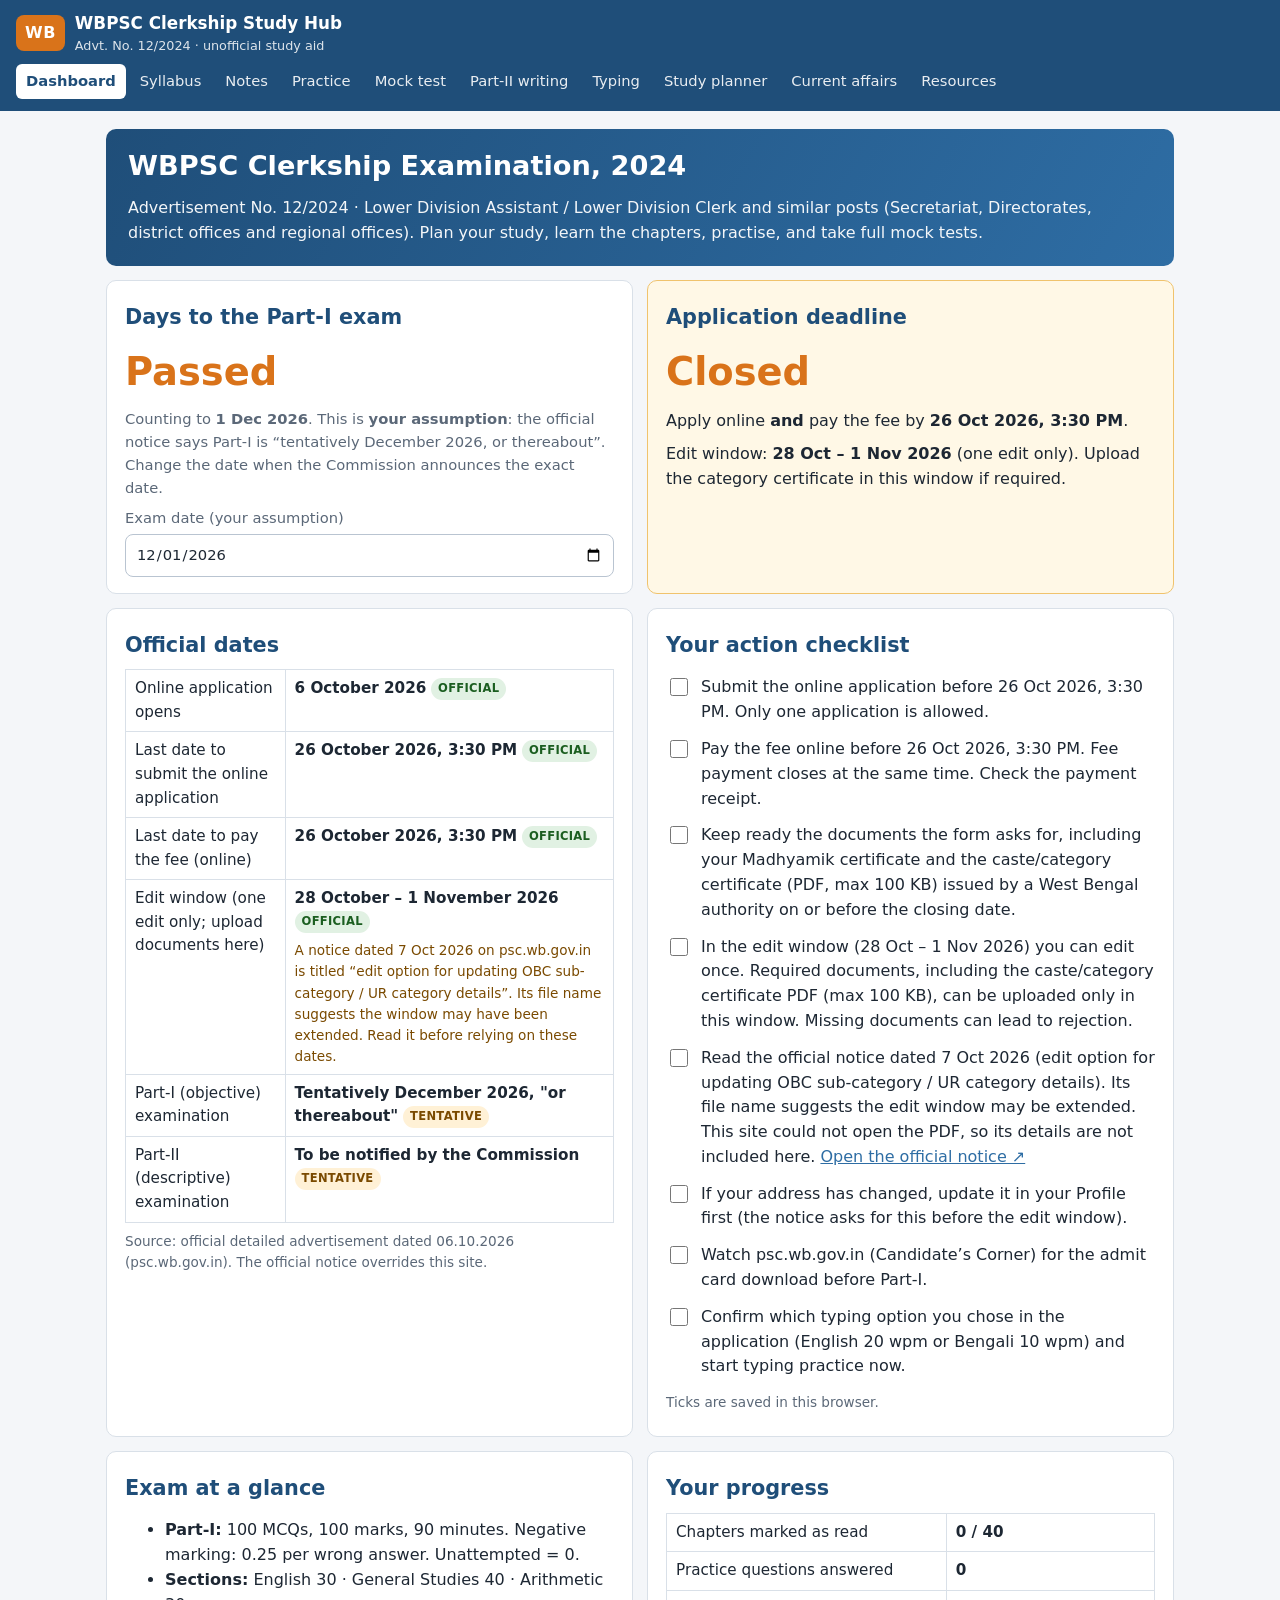
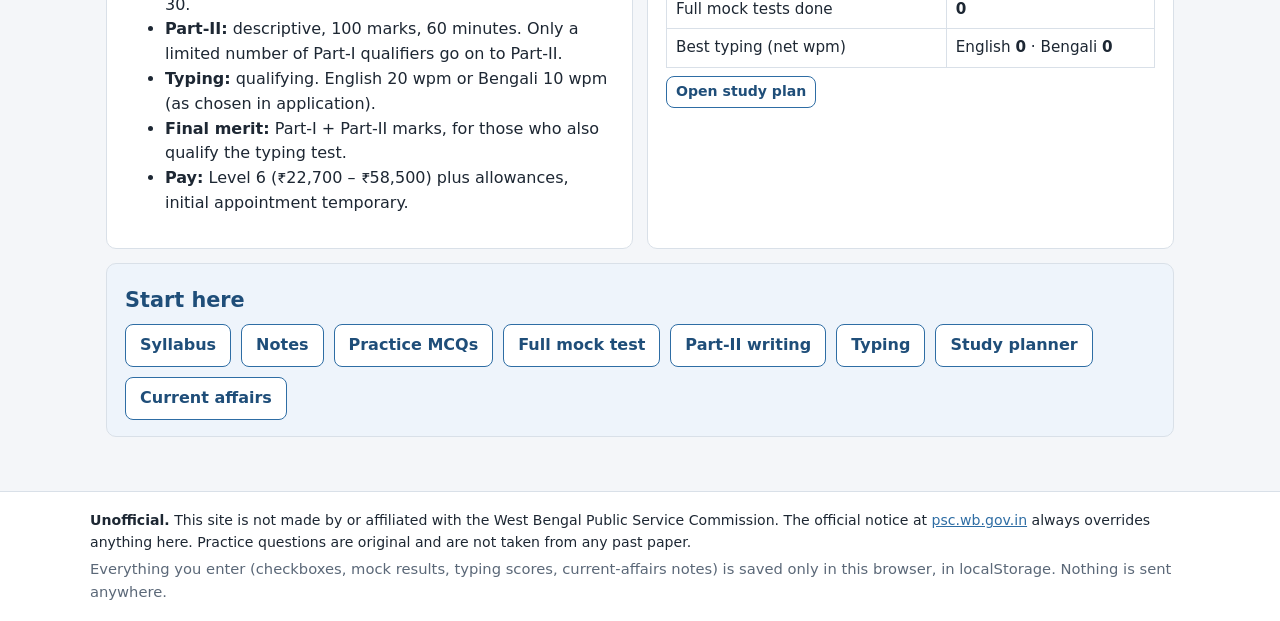
<file: wbpsc-clerkship/index.html>
<!doctype html>
<html lang="en">
<head>
  <meta charset="utf-8">
  <meta name="viewport" content="width=device-width, initial-scale=1">
  <title>WBPSC Clerkship (Advt. 12/2024) — Study Hub</title>
  <meta name="description" content="Unofficial study aid for the WBPSC Clerkship Examination 2024: syllabus, notes, practice MCQs, full mock test, Part-II writing, typing practice and planner.">
  <link rel="stylesheet" href="assets/css/fonts.css">
  <link rel="stylesheet" href="assets/css/style.css">
</head>
<body>
  <header class="topbar">
    <div class="brand">
      <span class="brand-mark">WB</span>
      <div>
        <div class="brand-title">WBPSC Clerkship Study Hub</div>
        <div class="brand-sub">Advt. No. 12/2024 · unofficial study aid</div>
      </div>
    </div>
    <nav id="nav" class="nav" aria-label="Main"></nav>
  </header>

  <main id="app" class="page" tabindex="-1">
    <noscript>
      <p class="warn">This site needs JavaScript to run the practice tests and planner.</p>
    </noscript>
  </main>

  <footer class="footer">
    <p>
      <strong>Unofficial.</strong> This site is not made by or affiliated with the West Bengal Public Service Commission.
      The official notice at <a href="https://psc.wb.gov.in" target="_blank" rel="noopener">psc.wb.gov.in</a> always overrides anything here.
      Practice questions are original and are not taken from any past paper.
    </p>
    <p class="muted">Everything you enter (checkboxes, mock results, typing scores, current-affairs notes) is saved only in this browser, in localStorage. Nothing is sent anywhere.</p>
  </footer>

  <!-- Data first (no dependencies), then the arithmetic generator, then the app. -->
  <script src="assets/js/data/exam.js"></script>
  <script src="assets/js/data/notes-arith.js"></script>
  <script src="assets/js/data/notes-english.js"></script>
  <script src="assets/js/data/notes-gs.js"></script>
  <script src="assets/js/data/notes-part2.js"></script>
  <script src="assets/js/data/bank-util.js"></script>
  <script src="assets/js/data/q-english.js"></script>
  <script src="assets/js/data/q-gs.js"></script>
  <script src="assets/js/data/writing.js"></script>
  <script src="assets/js/arith.js"></script>
  <script src="assets/js/app.js"></script>
</body>
</html>
</file>
<file: wbpsc-clerkship/assets/css/fonts.css>
/* Bundled Indic fonts so Bengali and Hindi text shows even on devices without them.
 * Files are local (assets/fonts/), so nothing is downloaded. Licence: SIL OFL 1.1 (see assets/fonts/). */
@font-face {
  font-family: 'WBS Bengali';
  font-style: normal;
  font-display: swap;
  font-weight: 400;
  src: url('../fonts/noto-sans-bengali-bengali-400-normal.woff2') format('woff2');
  unicode-range: U+0951-0952, U+0964-0965, U+0980-09FE, U+1CD0, U+1CD2, U+1CD5-1CD6, U+1CD8, U+1CE1, U+1CEA, U+1CED, U+1CF2, U+1CF5-1CF7, U+200C-200D, U+20B9, U+25CC, U+A8F1;
}
@font-face {
  font-family: 'WBS Devanagari';
  font-style: normal;
  font-display: swap;
  font-weight: 400;
  src: url('../fonts/noto-sans-devanagari-devanagari-400-normal.woff2') format('woff2');
  unicode-range: U+0900-097F, U+1CD0-1CF9, U+200C-200D, U+20A8, U+20B9, U+20F0, U+25CC, U+A830-A839, U+A8E0-A8FF, U+11B00-11B09;
}
</file>
<file: wbpsc-clerkship/assets/css/style.css>
/* WBPSC Clerkship Study Hub — plain CSS, no external fonts or frameworks. */
:root {
  --blue: #1f4e79;
  --blue-2: #2e6da4;
  --saffron: #d9731a;
  --green: #2e7d32;
  --red: #c62828;
  --purple: #6a1b9a;
  --ink: #1d2733;
  --muted: #5b6878;
  --line: #d9e0e8;
  --bg: #f4f6f9;
  --card: #ffffff;
  --soft: #eef4fb;
  --radius: 10px;
  --font: "WBS Bengali", "WBS Devanagari", system-ui, -apple-system, "Segoe UI", Roboto, "Noto Sans", "Nirmala UI", "Vrinda", "Mukta", "Mangal", sans-serif;
}
* { box-sizing: border-box; }
html, body { margin: 0; padding: 0; }
body { font-family: var(--font); color: var(--ink); background: var(--bg); line-height: 1.55; font-size: 16px; }
a { color: var(--blue-2); }
h1, h2, h3 { line-height: 1.25; color: var(--blue); margin: 0.4em 0 0.5em; }
h1 { font-size: 1.7rem; }
h2 { font-size: 1.3rem; }
h3 { font-size: 1.05rem; color: var(--ink); }
p { margin: 0.5em 0; }
.muted { color: var(--muted); font-size: 0.92rem; }
.small { font-size: 0.85rem; }
.hidden { display: none !important; }

/* ---------- top bar & nav ---------- */
.topbar { background: var(--blue); color: #fff; padding: 10px 16px; position: sticky; top: 0; z-index: 10; }
.brand { display: flex; align-items: center; gap: 10px; }
.brand-mark { background: var(--saffron); color: #fff; font-weight: 800; border-radius: 8px; padding: 6px 9px; letter-spacing: 0.5px; }
.brand-title { font-weight: 700; font-size: 1.05rem; }
.brand-sub { font-size: 0.8rem; opacity: 0.85; }
.nav { display: flex; gap: 4px; overflow-x: auto; margin-top: 8px; padding-bottom: 2px; -webkit-overflow-scrolling: touch; }
.nav a { color: #fff; text-decoration: none; padding: 6px 10px; border-radius: 6px; white-space: nowrap; font-size: 0.92rem; opacity: 0.9; }
.nav a:hover { background: rgba(255,255,255,0.15); opacity: 1; }
.nav a.active { background: #fff; color: var(--blue); font-weight: 700; opacity: 1; }

/* ---------- layout ---------- */
.page { max-width: 1100px; margin: 0 auto; padding: 18px 16px 40px; outline: none; }
.grid { display: grid; gap: 14px; grid-template-columns: repeat(auto-fit, minmax(280px, 1fr)); }
.card { background: var(--card); border: 1px solid var(--line); border-radius: var(--radius); padding: 16px 18px; margin-bottom: 14px; }
.card.soft { background: var(--soft); }
.card.warn-card { border-color: #f0c36d; background: #fff8e6; }
.card.danger-card { border-color: #e7a3a3; background: #fdf1f1; }
.row { display: flex; flex-wrap: wrap; gap: 10px; align-items: center; }
.spacer { flex: 1; }
.crumbs { font-size: 0.9rem; color: var(--muted); margin-bottom: 4px; }
.crumbs a { text-decoration: none; }
.hero { background: linear-gradient(120deg, var(--blue), var(--blue-2)); color: #fff; border-radius: var(--radius); padding: 20px 22px; margin-bottom: 14px; }
.hero h1 { color: #fff; margin-top: 0; }
.hero p { margin: 6px 0 0; opacity: 0.95; }
.stat { font-size: 1.8rem; font-weight: 800; color: var(--blue); line-height: 1.1; }
.stat-label { font-size: 0.85rem; color: var(--muted); }
.countdown { font-size: 2.4rem; font-weight: 800; color: var(--saffron); }

/* ---------- tables and badges ---------- */
table { border-collapse: collapse; width: 100%; margin: 8px 0; font-size: 0.95rem; }
th, td { border: 1px solid var(--line); padding: 7px 9px; text-align: left; vertical-align: top; }
.nowrap { white-space: nowrap; }
th { background: var(--soft); color: var(--blue); font-weight: 700; }
.badge { display: inline-block; font-size: 0.72rem; padding: 2px 7px; border-radius: 999px; background: #e3e9f1; color: #3a4a5c; font-weight: 700; text-transform: uppercase; letter-spacing: 0.3px; vertical-align: middle; }
.badge.official { background: #e1f1e3; color: #1b5e20; }
.badge.tentative { background: #fff1d6; color: #7a4a00; }
.badge.extra { background: #ece7f7; color: #4a2c7a; }
.badge.done { background: #d8f0da; color: #1b5e20; }

/* ---------- forms and buttons ---------- */
.btn { display: inline-block; border: 1px solid var(--blue-2); background: #fff; color: var(--blue); padding: 8px 14px; border-radius: 8px; font: inherit; font-weight: 600; cursor: pointer; text-decoration: none; }
.btn:hover { background: var(--soft); }
.btn.primary { background: var(--blue); border-color: var(--blue); color: #fff; }
.btn.primary:hover { background: var(--blue-2); }
.btn.danger { border-color: var(--red); color: var(--red); }
.btn.ghost { border-color: transparent; background: transparent; color: var(--blue-2); }
.btn:disabled { opacity: 0.5; cursor: not-allowed; }
.btn.small { padding: 4px 9px; font-size: 0.88rem; }
label.field { display: flex; flex-direction: column; gap: 4px; font-size: 0.92rem; color: var(--muted); min-width: 180px; }
input[type=text], input[type=date], input[type=number], select, textarea {
  font: inherit; padding: 8px 10px; border: 1px solid #b9c4d1; border-radius: 8px; background: #fff; color: var(--ink);
}
textarea { width: 100%; min-height: 140px; resize: vertical; }
input[type=checkbox] { width: 18px; height: 18px; accent-color: var(--blue); cursor: pointer; }
.check { display: flex; gap: 10px; align-items: flex-start; padding: 6px 0; }
.check span { flex: 1; }
.check.done span { text-decoration: line-through; color: var(--muted); }

/* ---------- notes content ---------- */
.notes { font-size: 1rem; }
.notes .formula { background: #f1f7ee; border-left: 4px solid var(--green); padding: 8px 12px; margin: 10px 0; border-radius: 6px; }
.notes .example { background: #eef4fb; border-left: 4px solid var(--blue-2); padding: 8px 12px; margin: 10px 0; border-radius: 6px; }
.notes .tip { background: #fff8e6; border-left: 4px solid var(--saffron); padding: 8px 12px; margin: 10px 0; border-radius: 6px; }
.notes .warn { background: #fdf1f1; border-left: 4px solid var(--red); padding: 8px 12px; margin: 10px 0; border-radius: 6px; }
.notes ul, .notes ol { padding-left: 22px; }
.notes li { margin: 4px 0; }
.warn { background: #fdf1f1; border-left: 4px solid var(--red); padding: 8px 12px; margin: 10px 0; border-radius: 6px; }

/* ---------- question cards ---------- */
.qcard { background: #fff; border: 1px solid var(--line); border-radius: var(--radius); padding: 16px 18px; }
.qmeta { font-size: 0.85rem; color: var(--muted); margin-bottom: 4px; }
.qtext { font-size: 1.05rem; font-weight: 600; white-space: pre-wrap; margin: 4px 0 12px; }
.options { display: grid; gap: 8px; }
.opt { display: flex; gap: 10px; align-items: center; text-align: left; font: inherit; background: #fff; border: 1px solid #b9c4d1; border-radius: 8px; padding: 10px 12px; cursor: pointer; color: var(--ink); }
.opt:hover:not(:disabled) { border-color: var(--blue-2); background: var(--soft); }
.opt .letter { flex: 0 0 auto; width: 26px; height: 26px; border-radius: 50%; border: 1px solid #9aa8b8; display: inline-flex; align-items: center; justify-content: center; font-weight: 700; font-size: 0.85rem; color: var(--blue); }
.opt.selected { border-color: var(--blue); background: var(--soft); }
.opt.correct { border-color: var(--green); background: #e8f5e9; }
.opt.correct .letter { background: var(--green); color: #fff; border-color: var(--green); }
.opt.wrong { border-color: var(--red); background: #fdecea; }
.opt.wrong .letter { background: var(--red); color: #fff; border-color: var(--red); }
.opt:disabled { cursor: default; }
.explain { margin-top: 12px; padding: 10px 12px; background: var(--soft); border-radius: 8px; border-left: 4px solid var(--blue-2); white-space: pre-wrap; }
.verdict { font-weight: 700; margin-top: 10px; }
.verdict.ok { color: var(--green); }
.verdict.bad { color: var(--red); }
.progressbar { height: 10px; background: #e3e9f1; border-radius: 999px; overflow: hidden; }
.progressbar > div { height: 100%; background: linear-gradient(90deg, var(--green), #66bb6a); width: 0; }

/* ---------- mock / exam screen ---------- */
.examhead { position: sticky; top: 74px; z-index: 5; background: #fff; border: 1px solid var(--line); border-radius: var(--radius); padding: 10px 14px; margin-bottom: 12px; display: flex; flex-wrap: wrap; gap: 12px; align-items: center; justify-content: space-between; box-shadow: 0 2px 6px rgba(0,0,0,0.04); }
.timer { font-size: 1.5rem; font-weight: 800; color: var(--blue); font-variant-numeric: tabular-nums; }
.timer.low { color: var(--red); }
.exam-grid { display: grid; gap: 14px; grid-template-columns: 1fr; }
@media (min-width: 900px) { .exam-grid { grid-template-columns: 1fr 260px; } }
.palette { display: grid; grid-template-columns: repeat(auto-fill, minmax(38px, 1fr)); gap: 6px; }
.pal { border: 1px solid #b9c4d1; background: #fff; border-radius: 6px; padding: 6px 0; font: inherit; font-size: 0.85rem; cursor: pointer; color: var(--ink); }
.pal.answered { background: var(--green); border-color: var(--green); color: #fff; }
.pal.marked { background: var(--purple); border-color: var(--purple); color: #fff; }
.pal.current { outline: 3px solid var(--saffron); outline-offset: 1px; }
.legend { font-size: 0.82rem; color: var(--muted); display: flex; flex-wrap: wrap; gap: 8px 12px; margin-top: 8px; }
.legend i { display: inline-block; width: 12px; height: 12px; border-radius: 3px; vertical-align: -2px; margin-right: 4px; border: 1px solid #b9c4d1; }

/* ---------- typing ---------- */
.typing-passage { font-size: 1.12rem; line-height: 1.9; background: #fff; border: 1px solid var(--line); border-radius: var(--radius); padding: 14px 16px; white-space: pre-wrap; word-break: break-word; }
.typing-passage .ok { color: var(--green); }
.typing-passage .bad { color: var(--red); background: #fdecea; }
.typing-passage .todo { color: #7b8794; }
.typing-passage .cursor { border-left: 2px solid var(--blue); margin-left: -1px; }
.typing-area { font-size: 1.1rem; min-height: 130px; }
.stats { display: flex; flex-wrap: wrap; gap: 14px; }
.stats > div { min-width: 120px; }

/* ---------- planner ---------- */
.phase { display: inline-block; font-size: 0.78rem; font-weight: 700; padding: 2px 8px; border-radius: 6px; margin-right: 6px; }
.phase.learn { background: #e3f2fd; color: #0d47a1; }
.phase.practise { background: #fff3e0; color: #e65100; }
.phase.mock { background: #f3e5f5; color: #6a1b9a; }
.phase.final { background: #e8f5e9; color: #1b5e20; }

/* ---------- footer ---------- */
.footer { border-top: 1px solid var(--line); background: #fff; padding: 14px 16px; font-size: 0.88rem; color: var(--ink); }
.footer p { max-width: 1100px; margin: 4px auto; }

/* ---------- small screens ---------- */
@media (max-width: 640px) {
  h1 { font-size: 1.4rem; }
  .examhead { top: 96px; }
  label.field { min-width: 100%; }
  .countdown { font-size: 2rem; }
  table { font-size: 0.88rem; }
}
@media print {
  .topbar, .footer, .btn, .nav, .examhead { display: none !important; }
  body { background: #fff; }
  .card { border: none; }
}

/* ---------- toast and preformatted prompts ---------- */
.toast { position: fixed; left: 50%; bottom: 18px; transform: translateX(-50%) translateY(20px); background: #1d2733; color: #fff; padding: 9px 16px; border-radius: 8px; box-shadow: 0 6px 18px rgba(0,0,0,0.2); opacity: 0; pointer-events: none; transition: opacity 0.2s, transform 0.2s; z-index: 50; max-width: 90vw; }
.toast.show { opacity: 1; transform: translateX(-50%) translateY(0); }
.prompt-pre { white-space: pre-wrap; font-family: var(--font); font-size: 0.98rem; background: #fbfcfe; border: 1px solid var(--line); border-radius: 8px; padding: 10px 12px; margin: 8px 0; line-height: 1.6; }
details > summary { cursor: pointer; }
details.card > summary { list-style: none; }
details summary::-webkit-details-marker { color: var(--blue-2); }
</file>
